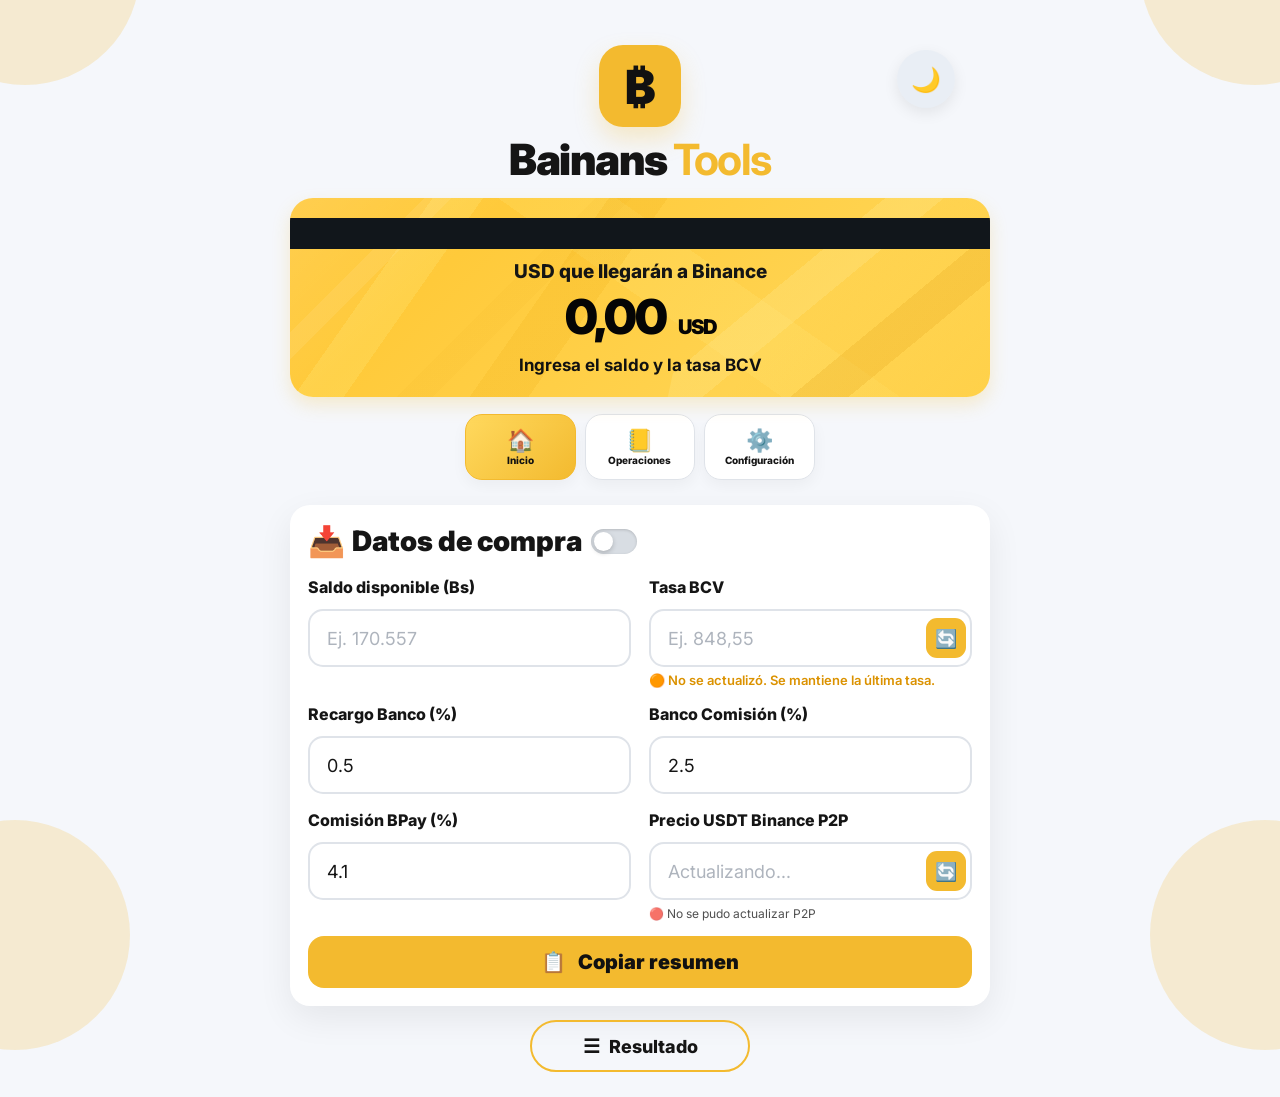
<file: index.html>
<!DOCTYPE html>
<html lang="es">

<head>

    <meta charset="UTF-8">

    <meta
        name="viewport"
        content="width=device-width, initial-scale=1.0"
    >

    <meta
        name="theme-color"
        content="#f4f7fb"
        id="themeColor"
    >

    <title>Bainans Tools</title>

    <link
        rel="stylesheet"
        href="style.css"
    >

</head>


<body>


<!-- =========================
     DECORACIÓN
========================== -->

<div class="decor decor-1"></div>
<div class="decor decor-2"></div>
<div class="decor decor-3"></div>
<div class="decor decor-4"></div>



<!-- =========================
     ENCABEZADO
========================== -->

<header class="app-header">

    <div class="logo">
        ₿
    </div>

    <h1>
        <span>Bainans</span>
        <strong>Tools</strong>
    </h1>

    <button
        id="modo"
        type="button"
        aria-label="Cambiar modo"
        title="Cambiar modo"
    >
        🌙
    </button>

</header>



<!-- =========================
     RESULTADO PRINCIPAL
========================== -->

<section
    class="hero-card"
    id="inicio"
>

    <div class="hero-line"></div>

    <span class="hero-icon"></span>

    <h2>
        USD que llegarán a Binance
    </h2>

    <h1 id="heroUsd">

        <span id="heroUsdNumero">
            0,00
        </span>

        <small>
            USD
        </small>

    </h1>

    <p id="heroEstado">
        Ingresa el saldo y la tasa BCV
    </p>

</section>



<!-- =========================
     NAVEGACIÓN
========================== -->

<nav
    class="quick-nav"
    aria-label="Navegación principal"
>

    <button
        class="nav-item activo"
        id="navInicio"
        type="button"
    >

        <span class="nav-icon">
            🏠
        </span>

        <span class="nav-text">
            Inicio
        </span>

    </button>


    <button
        class="nav-item"
        id="navOperaciones"
        type="button"
    >

        <span class="nav-icon">
            📒
        </span>

        <span class="nav-text">
            Operaciones
        </span>

    </button>


    <button
        class="nav-item"
        id="navConfiguracion"
        type="button"
    >

        <span class="nav-icon">
            ⚙️
        </span>

        <span class="nav-text">
            Configuración
        </span>

    </button>

</nav>



<!-- =========================
     CONTENIDO
========================== -->

<main class="container">



<!-- =========================
     DATOS / CALCULAR
========================== -->

<section
    class="card datos-card"
    id="datosCompra"
>


    <div class="datos-header">


        <div class="titulo-modo">

            <h2 id="datosTitulo">

                <span class="section-icon">
                    📥
                </span>

                Datos de compra

            </h2>


            <!-- INTERRUPTOR -->

            <button
                id="modoCalculo"
                class="switch-modo"
                type="button"
                aria-label="Cambiar modo de cálculo"
                title="Cambiar modo"
            >

                <span class="switch-circulo"></span>

            </button>

        </div>


    </div>



    <div class="inputs-grid">



        <!-- =========================
             SALDO / CUÁNTO GANO
        ========================== -->

        <div class="input-group">

            <label
                for="saldo"
                id="saldoLabel"
            >
                Saldo disponible (Bs)
            </label>

            <input
                type="text"
                id="saldo"
                inputmode="decimal"
                autocomplete="off"
                placeholder="Ej. 170.557"
            >

        </div>



        <!-- =========================
             BCV
        ========================== -->

        <div class="input-group">

            <label for="bcv">
                Tasa BCV
            </label>


            <div class="tasa-input-wrap">

                <input
                    type="text"
                    id="bcv"
                    inputmode="decimal"
                    autocomplete="off"
                    placeholder="Ej. 848,55"
                >


                <!-- ÚNICO BOTÓN BCV -->

                <button
                    id="actualizarBCV"
                    type="button"
                    title="Actualizar tasa BCV"
                    aria-label="Actualizar tasa BCV"
                >

                    <span class="icono-refresh">
                        🔄
                    </span>

                </button>

            </div>


            <small id="bcvEstado">
                ⚪ Consultando tasa BCV...
            </small>

        </div>



        <!-- =========================
             RECARGO
        ========================== -->

        <div class="input-group">

            <label for="recargo">
                Recargo Banco (%)
            </label>

            <input
                type="number"
                id="recargo"
                value="0.5"
                step="0.01"
                min="0"
            >

        </div>



        <!-- =========================
             BANCO
        ========================== -->

        <div class="input-group">

            <label for="bdv">
                Banco Comisión (%)
            </label>

            <input
                type="number"
                id="bdv"
                value="2.5"
                step="0.01"
                min="0"
            >

        </div>



        <!-- =========================
             BPAY
        ========================== -->

        <div class="input-group">

            <label for="bpay">
                Comisión BPay (%)
            </label>

            <input
                type="number"
                id="bpay"
                value="4.1"
                step="0.01"
                min="0"
            >

        </div>



        <!-- =========================
             P2P
        ========================== -->

        <div class="input-group p2p-group">

            <label for="p2p">
                Precio USDT Binance P2P
            </label>


            <div class="p2p-input-wrap">

                <input
                    type="text"
                    id="p2p"
                    placeholder="Actualizando..."
                    readonly
                >


                <button
                    id="actualizarP2P"
                    type="button"
                    title="Actualizar precio P2P"
                    aria-label="Actualizar precio P2P"
                >

                    <span class="icono-refresh">
                        🔄
                    </span>

                </button>

            </div>


            <small
                id="p2pEstado"
                class="p2p-estado"
            >
                ⚪ Esperando actualización...
            </small>

        </div>


    </div>



    <!-- =========================
         COPIAR
    ========================== -->

    <button
        id="copiar"
        type="button"
    >

        <span>
            📋
        </span>

        <span id="textoCopiar">
            Copiar resumen
        </span>

    </button>


</section>



<!-- =========================
     RESULTADOS
========================== -->

<section
    class="card resultados-card"
    id="resultados"
>


    <div class="resultados-header">

        <h2>
            📊 Resultados
        </h2>

        <button
            id="cerrarResultados"
            type="button"
        >
            ✕
        </button>

    </div>



    <!-- =========================
         RESULTADOS COMPRA
    ========================== -->

    <div
        class="result-grid resultados-compra"
        id="resultadosCompra"
    >


        <div class="result-card">

            <span class="titulo">
                Tasa final
            </span>

            <span
                class="valor"
                id="tasaFinal"
            >
                --
            </span>

        </div>


        <div class="result-card">

            <span class="titulo">
                USD comprados
            </span>

            <span
                class="valor"
                id="usdComprados"
            >
                --
            </span>

        </div>


        <div class="result-card">

            <span class="titulo">
                Banco Comisión
            </span>

            <span
                class="valor"
                id="comisionBdv"
            >
                --
            </span>

        </div>


        <div class="result-card">

            <span class="titulo">
                Quedan después
            </span>

            <span
                class="valor"
                id="despuesBdv"
            >
                --
            </span>

        </div>


        <div class="result-card">

            <span class="titulo">
                Comisión BPay
            </span>

            <span
                class="valor"
                id="comisionBpay"
            >
                --
            </span>

        </div>


        <div class="result-card">

            <span class="titulo">
                USD finales
            </span>

            <span
                class="valor"
                id="usdFinales"
            >
                --
            </span>

        </div>


        <div class="result-card">

            <span class="titulo">
                Costo real por USD
            </span>

            <span
                class="valor"
                id="costoReal"
            >
                --
            </span>

        </div>


        <div class="result-card result-p2p">

            <span class="titulo">
                Ahorro frente al P2P
            </span>

            <span
                class="valor"
                id="ahorroP2p"
            >
                --
            </span>

        </div>


    </div>



    <!-- =========================
         RESULTADOS GANANCIA
    ========================== -->

    <div
        class="result-grid resultados-ganancia"
        id="resultadosGanancia"
    >


        <div class="result-card">

            <span class="titulo">
                Tasa final
            </span>

            <span
                class="valor"
                id="ganTasaFinal"
            >
                --
            </span>

        </div>


        <div class="result-card">

            <span class="titulo">
                Bs necesarios
            </span>

            <span
                class="valor"
                id="bsNecesarios"
            >
                --
            </span>

        </div>


        <!-- CAMBIADO -->

        <div class="result-card">

            <span class="titulo">
                Comisión Banco
            </span>

            <span
                class="valor"
                id="tasaBancoBinance"
            >
                --
            </span>

        </div>


        <!-- CAMBIADO -->

        <div class="result-card">

            <span class="titulo">
                Comisión BPay
            </span>

            <span
                class="valor"
                id="usdtVentaUsado"
            >
                --
            </span>

        </div>


        <div class="result-card resultado-ganancia">

            <span class="titulo">
                Ganancia
            </span>

            <span
                class="valor"
                id="ganancia"
            >
                --
            </span>

        </div>


        <div class="result-card resultado-roi">

            <span class="titulo">
                ROI
            </span>

            <span
                class="valor"
                id="roi"
            >
                --
            </span>

        </div>


    </div>


    <div id="estado">
        ⚪ Esperando cálculo
    </div>


</section>



<!-- =========================
     BOTÓN RESULTADO
========================== -->

<button
    id="mostrarResultados"
    type="button"
>

    <span>
        ☰
    </span>

    Resultado

</button>


</main>



<!-- =========================
     TOAST
========================== -->

<div
    id="toast"
    role="status"
    aria-live="polite"
>
    Próximamente
</div>



<script src="script.js"></script>

</body>

</html>
</file>
<file: style.css>
@import url(
    'https://fonts.googleapis.com/css2?family=Inter:wght@400;500;600;700;800;900&display=swap'
);


/* =========================================
   VARIABLES
========================================= */

:root {

    --bg: #f5f7fb;
    --card: #ffffff;
    --input: #ffffff;

    --primary: #f3ba2f;
    --primary-2: #ffd95e;

    --text: #151515;
    --sub: #737984;

    --border: #dfe3e9;

    --success: #18a957;
    --danger: #e04b4b;

    --dark: #101318;

    --radius: 22px;

    --shadow:
        0 12px 35px rgba(0,0,0,.07);
}


/* =========================================
   MODO OSCURO
========================================= */

body.dark {

    --bg: #080c10;
    --card: #0e151b;
    --input: #101a22;

    --text: #f4f7fb;
    --sub: #8c9aa8;

    --border: #233a4c;

    --shadow: none;
}


/* =========================================
   RESET
========================================= */

* {

    margin: 0;
    padding: 0;
    box-sizing: border-box;

    font-family:
        'Inter',
        sans-serif;
}


/* =========================================
   BODY
========================================= */

body {

    min-height: 100vh;

    background: var(--bg);
    color: var(--text);

    padding:
        18px
        16px
        25px;

    overflow-x: hidden;

    transition:
        background .3s ease,
        color .3s ease;
}


/* =========================================
   DECORACIÓN
========================================= */

.decor {

    position: fixed;

    width: 230px;
    height: 230px;

    border-radius: 50%;

    background: var(--primary);

    opacity: .20;

    z-index: -1;

    pointer-events: none;
}


.decor-1 {
    top: -145px;
    left: -90px;
}


.decor-2 {
    top: -145px;
    right: -90px;
}


.decor-3 {
    bottom: -150px;
    left: -100px;
}


.decor-4 {
    bottom: -150px;
    right: -100px;
}


body.dark .decor {
    opacity: .28;
}


/* =========================================
   HEADER
========================================= */

.app-header {

    position: relative;

    text-align: center;

    max-width: 620px;

    margin:
        0 auto
        16px;
}


.logo {

    width: 82px;
    height: 82px;

    margin:
        0 auto
        10px;

    border-radius: 24px;

    display: flex;

    align-items: center;
    justify-content: center;

    background: var(--primary);

    color: #111;

    font-size: 47px;
    font-weight: 900;

    box-shadow:
        0 12px 25px
        rgba(243,186,47,.25);
}


.app-header h1 {

    font-size: 43px;

    line-height: 1.05;

    font-weight: 900;

    letter-spacing: -1.5px;
}


.app-header h1 span {
    color: var(--text);
}


.app-header h1 strong {
    color: var(--primary);
}


/* =========================================
   MODO OSCURO
========================================= */

#modo {

    position: absolute;

    right: -5px;
    top: 5px;

    width: 58px;
    height: 58px;

    border: none;

    border-radius: 50%;

    background: #e9eef5;

    color: #111;

    font-size: 24px;

    display: flex;

    align-items: center;
    justify-content: center;

    cursor: pointer;

    box-shadow:
        0 5px 15px
        rgba(0,0,0,.08);

    transition:
        transform .2s ease,
        background .3s ease;
}


#modo:hover {
    transform: scale(1.05);
}


body.dark #modo {

    background: #101b25;

    color: var(--primary);

    border:
        1px solid
        #274052;
}


/* =========================================
   HERO
========================================= */

.hero-card {

    position: relative;

    max-width: 620px;

    margin:
        0 auto
        17px;

    padding:
        55px
        18px
        22px;

    border-radius: 23px;

    text-align: center;

    overflow: hidden;

    animation:
        flotarGiro 5s ease-in-out infinite;

    background:

        linear-gradient(
            135deg,
            rgba(255,255,255,.16),
            transparent 25%
        ),

        linear-gradient(
            315deg,
            rgba(255,190,25,.30),
            transparent 30%
        ),

        linear-gradient(
            125deg,
            transparent 0%,
            transparent 17%,
            rgba(255,230,115,.28) 17%,
            rgba(255,230,115,.28) 23%,
            transparent 23%,
            transparent 38%,
            rgba(239,174,20,.20) 38%,
            rgba(239,174,20,.20) 45%,
            transparent 45%
        ),

        linear-gradient(
            35deg,
            transparent 0%,
            transparent 50%,
            rgba(255,235,130,.18) 50%,
            rgba(255,235,130,.18) 62%,
            transparent 62%
        ),

        linear-gradient(
            135deg,
            #ffc52e,
            #ffd95e
        );

    box-shadow:
        0 8px 18px
        rgba(243,186,47,.22);
}


@keyframes flotarGiro {

    0% {
        transform:
            perspective(1000px)
            rotateY(0deg);
    }

    25% {
        transform:
            perspective(1000px)
            rotateY(-3deg);
    }

    50% {
        transform:
            perspective(1000px)
            rotateY(0deg);
    }

    75% {
        transform:
            perspective(1000px)
            rotateY(3deg);
    }

    100% {
        transform:
            perspective(1000px)
            rotateY(0deg);
    }

}


.hero-card::before {

    content: "";

    position: absolute;

    inset: 0;

    pointer-events: none;

    opacity: .55;

    background:

        linear-gradient(
            135deg,
            transparent 0 15%,
            rgba(255,255,255,.14) 15% 18%,
            transparent 18% 34%,
            rgba(230,164,20,.12) 34% 38%,
            transparent 38% 100%
        );
}


.hero-card::after {

    content: "";

    position: absolute;

    width: 55%;
    height: 100%;

    top: 0;
    right: -12%;

    pointer-events: none;

    opacity: .30;

    background:

        linear-gradient(
            135deg,
            transparent 0 30%,
            #ffe88b 30% 40%,
            transparent 40% 55%,
            #eaae24 55% 65%,
            transparent 65%
        );

    transform:
        skewX(-12deg);
}


/* =========================================
   FRANJA NEGRA
========================================= */

.hero-line {

    position: absolute;

    top: 20px;

    left: 0;
    right: 0;

    height: 31px;

    background: #11161b;

    z-index: 2;
}


/* =========================================
   HERO CONTENIDO
========================================= */

.hero-icon {

    display: block;

    font-size: 34px;

    margin-bottom: 7px;

    position: relative;

    z-index: 3;
}


.hero-card h2 {

    position: relative;

    z-index: 3;

    font-size: 19px;

    font-weight: 800;

    margin-bottom: 10px;
}


.hero-card h1 {

    position: relative;

    z-index: 3;

    font-size: 48px;

    line-height: 1;

    font-weight: 900;

    letter-spacing: -1.5px;

    margin-bottom: 14px;

    color: #050505;

    white-space: nowrap;
}


.hero-card h1 #heroUsdNumero {

    font-size: 1em;

    font-weight: 900;
}


.hero-card h1 small {

    font-size: .42em;

    font-weight: 900;

    margin-left: 4px;
}


.hero-card p {

    position: relative;

    z-index: 3;

    font-size: 17px;

    font-weight: 700;

    color: #111;
}


/* =========================================
   NAVEGACIÓN
========================================= */

.quick-nav {

    width: 100%;

    max-width: 350px;

    margin:
        14px auto
        22px;

    display: grid;

    grid-template-columns:
        repeat(3, 1fr);

    gap: 9px;
}


.nav-item {

    min-width: 0;

    height: 66px;

    padding:
        7px
        5px;

    border:
        1.5px solid
        var(--border);

    border-radius: 17px;

    background: var(--card);

    color: var(--text);

    display: flex;

    flex-direction: column;

    align-items: center;

    justify-content: center;

    gap: 3px;

    cursor: pointer;

    box-shadow:
        0 6px 16px
        rgba(0,0,0,.045);

    transition: .2s ease;
}


.nav-item:hover {

    transform:
        translateY(-2px);

    border-color:
        var(--primary);
}


.nav-item:active {
    transform: scale(.96);
}


.nav-item.activo {

    background:
        linear-gradient(
            135deg,
            #ffd95e,
            #f3ba2f
        );

    border-color:
        var(--primary);

    color: #111;
}


.nav-icon {

    font-size: 22px;

    line-height: 1;
}


.nav-text {

    font-size: 10px;

    font-weight: 800;

    white-space: nowrap;
}


body.dark .nav-item {
    box-shadow: none;
}


/* =========================================
   CONTENEDOR
========================================= */

.container {

    width: 100%;

    max-width: 620px;

    margin: 0 auto;
}


/* =========================================
   TARJETAS
========================================= */

.card {

    background: var(--card);

    border-radius: 20px;

    box-shadow: var(--shadow);

    transition:
        background .3s ease,
        border .3s ease;
}


body.dark .card {

    border:
        1px solid
        #223a4c;
}


/* =========================================
   DATOS
========================================= */

.datos-card {

    padding: 18px;
}


.datos-header {

    display: flex;

    align-items: center;

    justify-content: space-between;

    margin-bottom: 14px;
}


.titulo-modo {

    display: flex;

    align-items: center;

    gap: 9px;

    min-width: 0;
}


.datos-header h2 {

    display: flex;

    align-items: center;

    gap: 7px;

    font-size: 28px;

    font-weight: 900;

    white-space: nowrap;
}


.section-icon {
    font-size: 30px;
}


/* =========================================
   INTERRUPTOR
========================================= */

.switch-modo {

    position: relative;

    width: 46px;
    height: 25px;

    flex-shrink: 0;

    border: none;

    border-radius: 20px;

    background: #d8dde3;

    cursor: pointer;

    transition:
        background .25s ease,
        transform .2s ease;
}


.switch-modo::before {

    content: "";

    position: absolute;

    inset: 0;

    border-radius: inherit;

    box-shadow:
        inset 0 1px 3px
        rgba(0,0,0,.16);
}


.switch-circulo {

    position: absolute;

    width: 19px;
    height: 19px;

    top: 3px;
    left: 3px;

    border-radius: 50%;

    background: #fff;

    box-shadow:
        0 2px 5px
        rgba(0,0,0,.20);

    transition:
        transform .25s ease;
}


.switch-modo.activo {

    background: var(--primary);
}


.switch-modo.activo
.switch-circulo {

    transform:
        translateX(21px);
}


.switch-modo:active {
    transform: scale(.94);
}


/* =========================================
   CAMPOS CON BOTÓN DE ACTUALIZACIÓN
========================================= */

.tasa-input-wrap {

    position: relative;

    width: 100%;
}


.tasa-input-wrap input {

    padding-right: 55px;
}


/* =========================================
   BOTÓN BCV / P2P DENTRO DEL CAMPO
========================================= */

#actualizarBCV,
#actualizarP2P {

    position: absolute;

    right: 6px;
    top: 50%;

    transform:
        translateY(-50%);

    width: 40px;
    height: 40px;

    padding: 0;

    border: none;

    border-radius: 11px;

    background: var(--primary);

    font-size: 18px;

    cursor: pointer;

    display: flex;

    align-items: center;
    justify-content: center;

    z-index: 2;

    transition:
        transform .2s ease,
        background .2s ease;
}


#actualizarBCV:hover,
#actualizarP2P:hover {

    transform:
        translateY(-50%)
        scale(1.05);
}


#actualizarBCV:active,
#actualizarP2P:active {

    transform:
        translateY(-50%)
        scale(.92);
}


#actualizarBCV:disabled,
#actualizarP2P:disabled {

    cursor: default;

    opacity: .75;
}


#actualizarBCV.cargando {

    animation:
        girar .8s linear infinite;
}


/* P2P */

.p2p-input-wrap input {

    padding-right: 55px;
}


@keyframes girar {

    from {
        transform: rotate(0);
    }

    to {
        transform: rotate(360deg);
    }

}


/* =========================================
   INPUT GRID
========================================= */

.inputs-grid {

    display: grid;

    grid-template-columns:
        repeat(2,minmax(0,1fr));

    column-gap: 18px;

    row-gap: 12px;
}


.input-group {
    min-width: 0;
}


.input-group label {

    display: flex;

    align-items: center;

    min-height: 28px;

    margin-bottom: 8px;

    font-size: 16px;

    line-height: 1.2;

    font-weight: 800;

    color: var(--text);
}


input {

    width: 100%;

    height: 58px;

    padding:
        0
        17px;

    border:
        2px solid
        var(--border);

    border-radius: 15px;

    outline: none;

    background: var(--input);

    color: var(--text);

    font-size: 18px;

    transition: .2s ease;
}


input:focus {

    border-color:
        var(--primary);

    box-shadow:
        0 0 0 4px
        rgba(243,186,47,.12);
}


input::placeholder {
    color: #aeb4bd;
}


body.dark input {
    color: #edf4fa;
}


/* =========================================
   BCV ESTADO
========================================= */

#bcvEstado {

    display: block;

    margin-top: 5px;

    min-height: 16px;

    font-size: 13px;

    color: var(--success);

    font-weight: 600;
}


#bcvEstado.error {
    color: #db9200;
}


/* =========================================
   COPIAR
========================================= */

#copiar {

    width: 100%;

    height: 52px;

    margin-top: 15px;

    border: none;

    border-radius: 16px;

    background: var(--primary);

    color: #111;

    font-size: 20px;

    font-weight: 900;

    cursor: pointer;

    display: flex;

    align-items: center;
    justify-content: center;

    gap: 12px;

    transition: .2s ease;
}


#copiar:hover {
    transform: translateY(-2px);
}


#copiar:active {
    transform: scale(.98);
}


/* =========================================
   BOTÓN RESULTADO
========================================= */

#mostrarResultados {

    display: flex;

    align-items: center;
    justify-content: center;

    gap: 12px;

    width: 220px;
    height: 52px;

    margin:
        14px auto
        0;

    border:
        2px solid
        var(--primary);

    border-radius: 30px;

    background: transparent;

    color: var(--text);

    font-size: 18px;

    font-weight: 800;

    cursor: pointer;
}


#mostrarResultados span {

    font-size: 19px;

    letter-spacing: -3px;
}


/* =========================================
   RESULTADOS
========================================= */

.resultados-card {

    display: none;

    margin-top: 20px;

    padding: 25px;
}


.resultados-card.visible {

    display: block;

    animation:
        aparecer .25s ease;
}


@keyframes aparecer {

    from {

        opacity: 0;

        transform:
            translateY(8px);
    }

    to {

        opacity: 1;

        transform:
            translateY(0);
    }

}


.resultados-header {

    display: flex;

    align-items: center;

    justify-content: space-between;

    margin-bottom: 20px;
}


.resultados-header h2 {

    font-size: 25px;

    font-weight: 900;
}


#cerrarResultados {

    width: 38px;
    height: 38px;

    border: none;

    border-radius: 50%;

    background: var(--border);

    color: var(--text);

    cursor: pointer;
}


.result-grid {

    display: grid;

    grid-template-columns:
        repeat(2,minmax(0,1fr));

    gap: 13px;
}


.result-card {

    min-width: 0;

    padding: 13px;

    border-radius: 15px;

    border:
        1px solid
        var(--border);

    background: var(--input);
}


.result-card .titulo {

    display: block;

    margin-bottom: 7px;

    color: var(--sub);

    font-size: 13px;

    font-weight: 600;
}


.result-card .valor {

    display: block;

    color: var(--success);

    font-size: 15px;

    font-weight: 900;

    word-break: break-word;
}


.resultado-ganancia .valor {
    color: var(--success);
}


.resultado-roi .valor {
    color: var(--primary);
}


#estado {

    margin-top: 17px;

    padding: 12px;

    text-align: center;

    border-radius: 12px;

    background:
        rgba(243,186,47,.10);

    font-size: 14px;

    font-weight: 700;
}


/* =========================================
   TOAST
========================================= */

#toast {

    position: fixed;

    left: 50%;
    bottom: 24px;

    z-index: 100;

    min-width: 230px;

    max-width:
        calc(100% - 40px);

    padding:
        12px
        18px;

    border-radius: 14px;

    background: #11161b;

    color: #fff;

    text-align: center;

    font-size: 13px;

    font-weight: 700;

    box-shadow:
        0 10px 30px
        rgba(0,0,0,.20);

    opacity: 0;

    pointer-events: none;

    transform:
        translate(-50%,15px);

    transition:
        opacity .25s ease,
        transform .25s ease;
}


#toast.visible {

    opacity: 1;

    transform:
        translate(-50%,0);
}


/* =========================================
   DESKTOP
========================================= */

@media (min-width: 800px) {

    body {
        padding-top: 45px;
    }


    .hero-card,
    .container {
        max-width: 700px;
    }


    .quick-nav {

        margin-top: 17px;
        margin-bottom: 25px;
    }

}


/* =========================================
   MÓVIL
========================================= */

@media (max-width: 800px) {

    body {

        padding:
            10px
            12px
            18px;
    }


    /* HEADER */

    .app-header {

        max-width: 600px;

        margin:
            0 auto
            10px;
    }


    .logo {

        width: 58px;
        height: 58px;

        border-radius: 18px;

        font-size: 35px;

        margin-bottom: 7px;
    }


    .app-header h1 {

        font-size: 31px;

        letter-spacing: -1.3px;
    }


    #modo {

        width: 48px;
        height: 48px;

        right: 0;
        top: 0;

        font-size: 20px;
    }


    /* HERO */

    .hero-card {

        width:
            calc(100% - 140px);

        max-width: 540px;

        margin:
            0 auto
            10px;

        padding:
            30px
            20px
            12px;

        border-radius: 15px;
    }


    .hero-line {

        top: 18px;

        height: 29px;
    }


    .hero-icon {

        font-size: 20px;

        margin-bottom: 30px;
    }


    .hero-card h2 {

        font-size: 10px;

        margin-bottom: 7px;
    }


    .hero-card h1 {

        font-size: 37px;

        margin-bottom: 7px;

        letter-spacing: -1.2px;
    }


    .hero-card p {
        font-size: 13px;
    }


    /* NAVEGACIÓN */

    .quick-nav {

        max-width: 330px;

        margin:
            13px auto
            20px;

        gap: 7px;
    }


    .nav-item {

        height: 59px;

        border-radius: 15px;

        padding:
            5px
            3px;
    }


    .nav-icon {
        font-size: 20px;
    }


    .nav-text {
        font-size: 9px;
    }


    /* DATOS */

    .datos-card {
        padding: 18px;
    }


    .datos-header {
        margin-bottom: 10px;
    }


    .datos-header h2 {

        font-size: 20px;

        gap: 5px;
    }


    .section-icon {
        font-size: 22px;
    }


    .titulo-modo {
        gap: 6px;
    }


    .switch-modo {

        width: 42px;
        height: 23px;
    }


    .switch-circulo {

        width: 17px;
        height: 17px;

        top: 3px;
        left: 3px;
    }


    .switch-modo.activo
    .switch-circulo {

        transform:
            translateX(19px);
    }


    /* BOTONES BCV / P2P DENTRO DEL INPUT */

#actualizarBCV,
#actualizarP2P {

    width: 36px;
    height: 36px;

    right: 6px;

    border-radius: 10px;

    font-size: 17px;
}


.tasa-input-wrap input {

    padding-right: 49px;
}


    /* INPUTS */

    .inputs-grid {

        column-gap: 12px;

        row-gap: 10px;
    }


    .input-group label {

        min-height: 24px;

        margin-bottom: 6px;

        font-size: 13px;
    }


    input {

        height: 53px;

        padding:
            0
            13px;

        border-radius: 13px;

        font-size: 16px;
    }


    #bcvEstado {

        font-size: 10px;

        margin-top: 4px;
    }


    /* COPIAR */

    #copiar {

        height: 50px;

        margin-top: 13px;

        border-radius: 14px;

        font-size: 17px;
    }


    /* RESULTADOS */

    .resultados-card {

        padding: 18px;

        margin-top: 15px;
    }


    .resultados-header {

        margin-bottom: 15px;
    }


    .resultados-header h2 {
        font-size: 21px;
    }


    #cerrarResultados {

        width: 34px;
        height: 34px;
    }


    .result-grid {
        gap: 9px;
    }


    .result-card {

        padding: 10px;

        border-radius: 12px;
    }


    .result-card .titulo {

        font-size: 11px;

        margin-bottom: 5px;
    }


    .result-card .valor {

        font-size: 13px;
    }


    #estado {

        font-size: 12px;

        padding: 10px;
    }


    #mostrarResultados {

        width: 200px;

        height: 50px;

        font-size: 17px;
    }

}

/* =========================================================
   BOTONES DE ACTUALIZACIÓN BCV / P2P
   MISMO TAMAÑO + MISMA ANIMACIÓN
========================================================= */

.tasa-input-wrap,
.p2p-input-wrap {
    position: relative;
    width: 100%;
}


/* Espacio interno para que el texto
   no quede debajo del botón */

.tasa-input-wrap input,
.p2p-input-wrap input {
    width: 100%;
    padding-right: 55px;
}


/* Ambos botones exactamente iguales */

#actualizarBCV,
#actualizarP2P {

    position: absolute;

    right: 6px;
    top: 50%;

    transform: translateY(-50%);

    width: 40px;
    height: 40px;

    min-width: 40px;

    padding: 0;

    border: none;

    border-radius: 11px;

    background: var(--primary);

    color: #111;

    font-size: 18px;

    cursor: pointer;

    display: flex;

    align-items: center;
    justify-content: center;

    z-index: 5;

    transition:
        background .2s ease,
        transform .2s ease,
        opacity .2s ease;

}


/* Hover */

#actualizarBCV:hover,
#actualizarP2P:hover {

    transform:
        translateY(-50%)
        scale(1.05);

}


/* Presionar */

#actualizarBCV:active,
#actualizarP2P:active {

    transform:
        translateY(-50%)
        scale(.92);

}


/* Desactivado */

#actualizarBCV:disabled,
#actualizarP2P:disabled {

    cursor: default;

    opacity: .75;

}


/* =========================================================
   ICONO GIRANDO
========================================================= */

.icono-refresh {

    display: inline-flex;

    align-items: center;
    justify-content: center;

    width: 100%;
    height: 100%;

}


/* BCV y P2P usan exactamente la misma animación */

#actualizarBCV.cargando .icono-refresh,
#actualizarP2P.cargando .icono-refresh {

    animation:
        girarRefresh
        .8s
        linear
        infinite;

}


/* Animación */

@keyframes girarRefresh {

    from {
        transform: rotate(0deg);
    }

    to {
        transform: rotate(360deg);
    }

}


/* =========================================================
   ESTADO P2P
========================================================= */

.p2p-estado {

    display: block;

    margin-top: 6px;

    font-size: 12px;

    opacity: .75;

}


body.dark .p2p-estado {

    opacity: .8;

}


/* =========================================================
   MÓVIL
========================================================= */

@media (max-width: 800px) {

    #actualizarBCV,
    #actualizarP2P {

        width: 36px;
        height: 36px;

        min-width: 36px;

        right: 6px;

        border-radius: 10px;

        font-size: 17px;

    }


    .tasa-input-wrap input,
    .p2p-input-wrap input {

        padding-right: 49px;

    }

}
</file>
